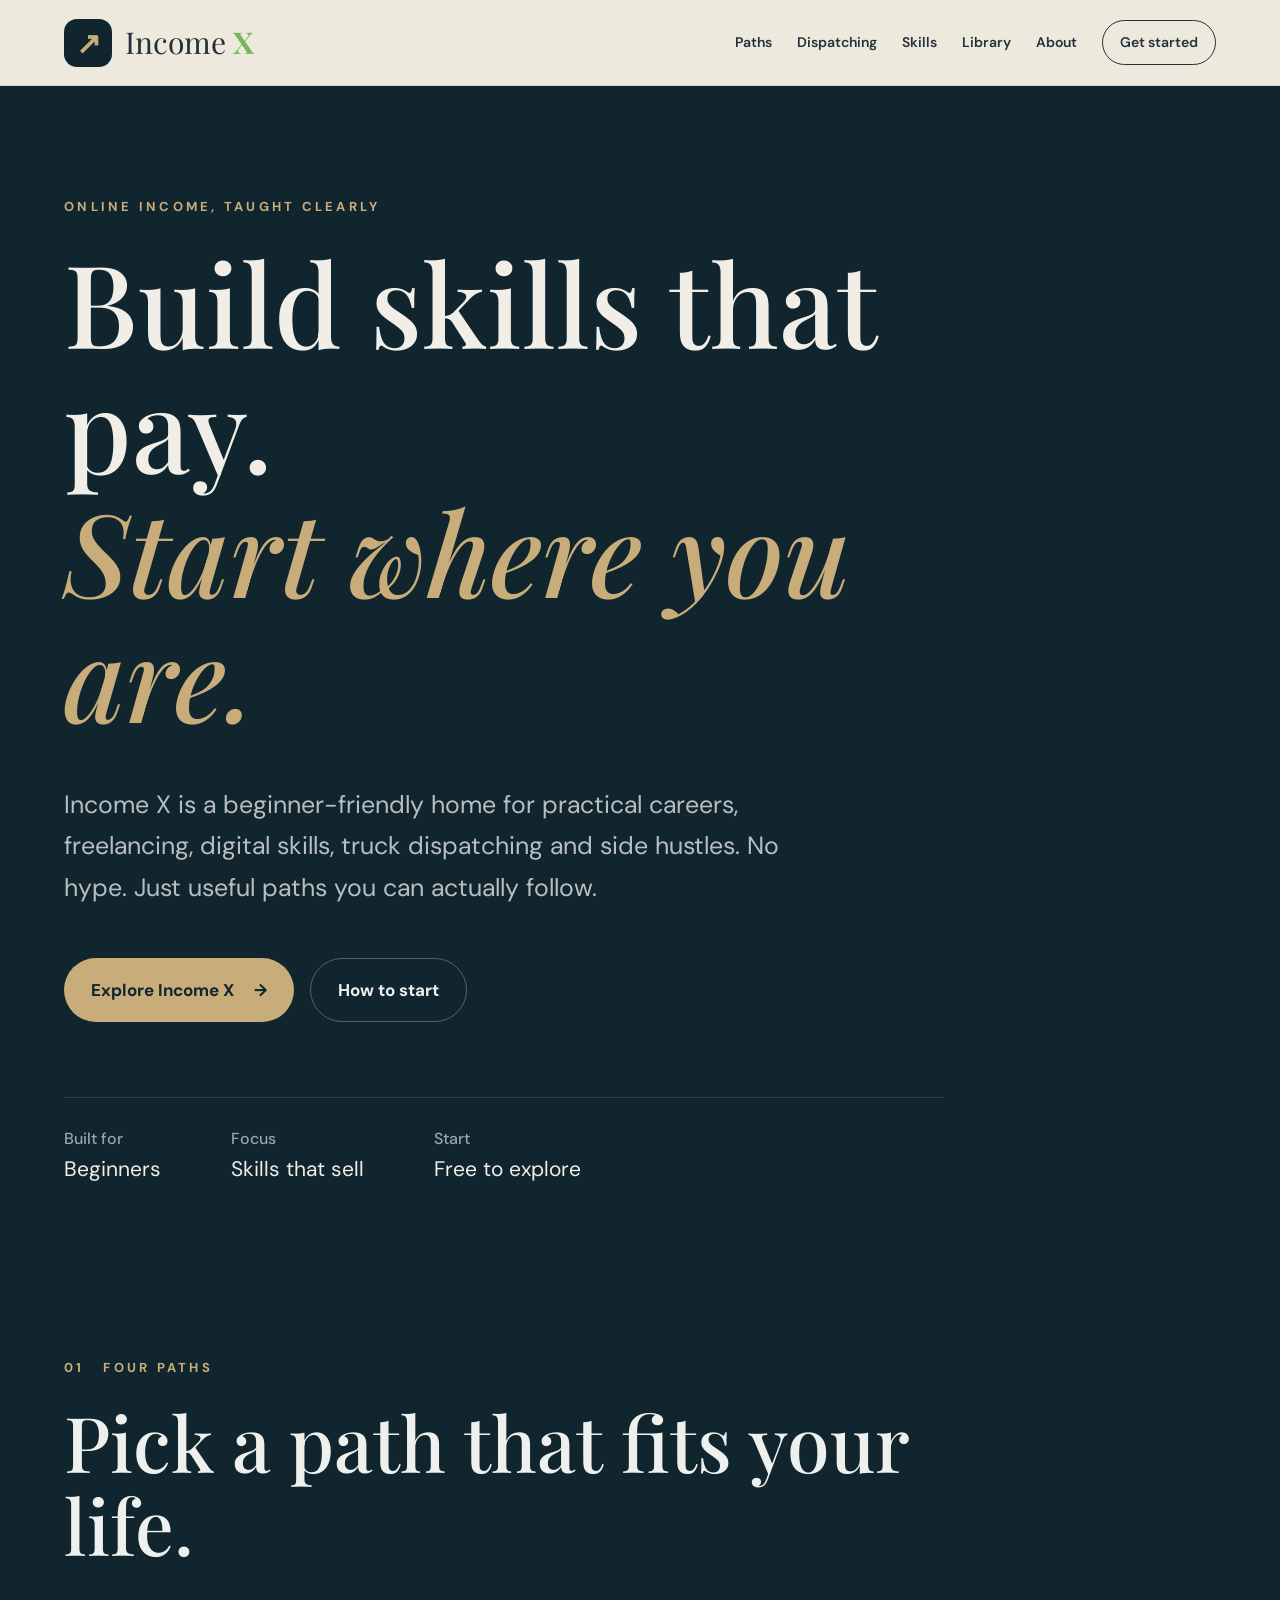
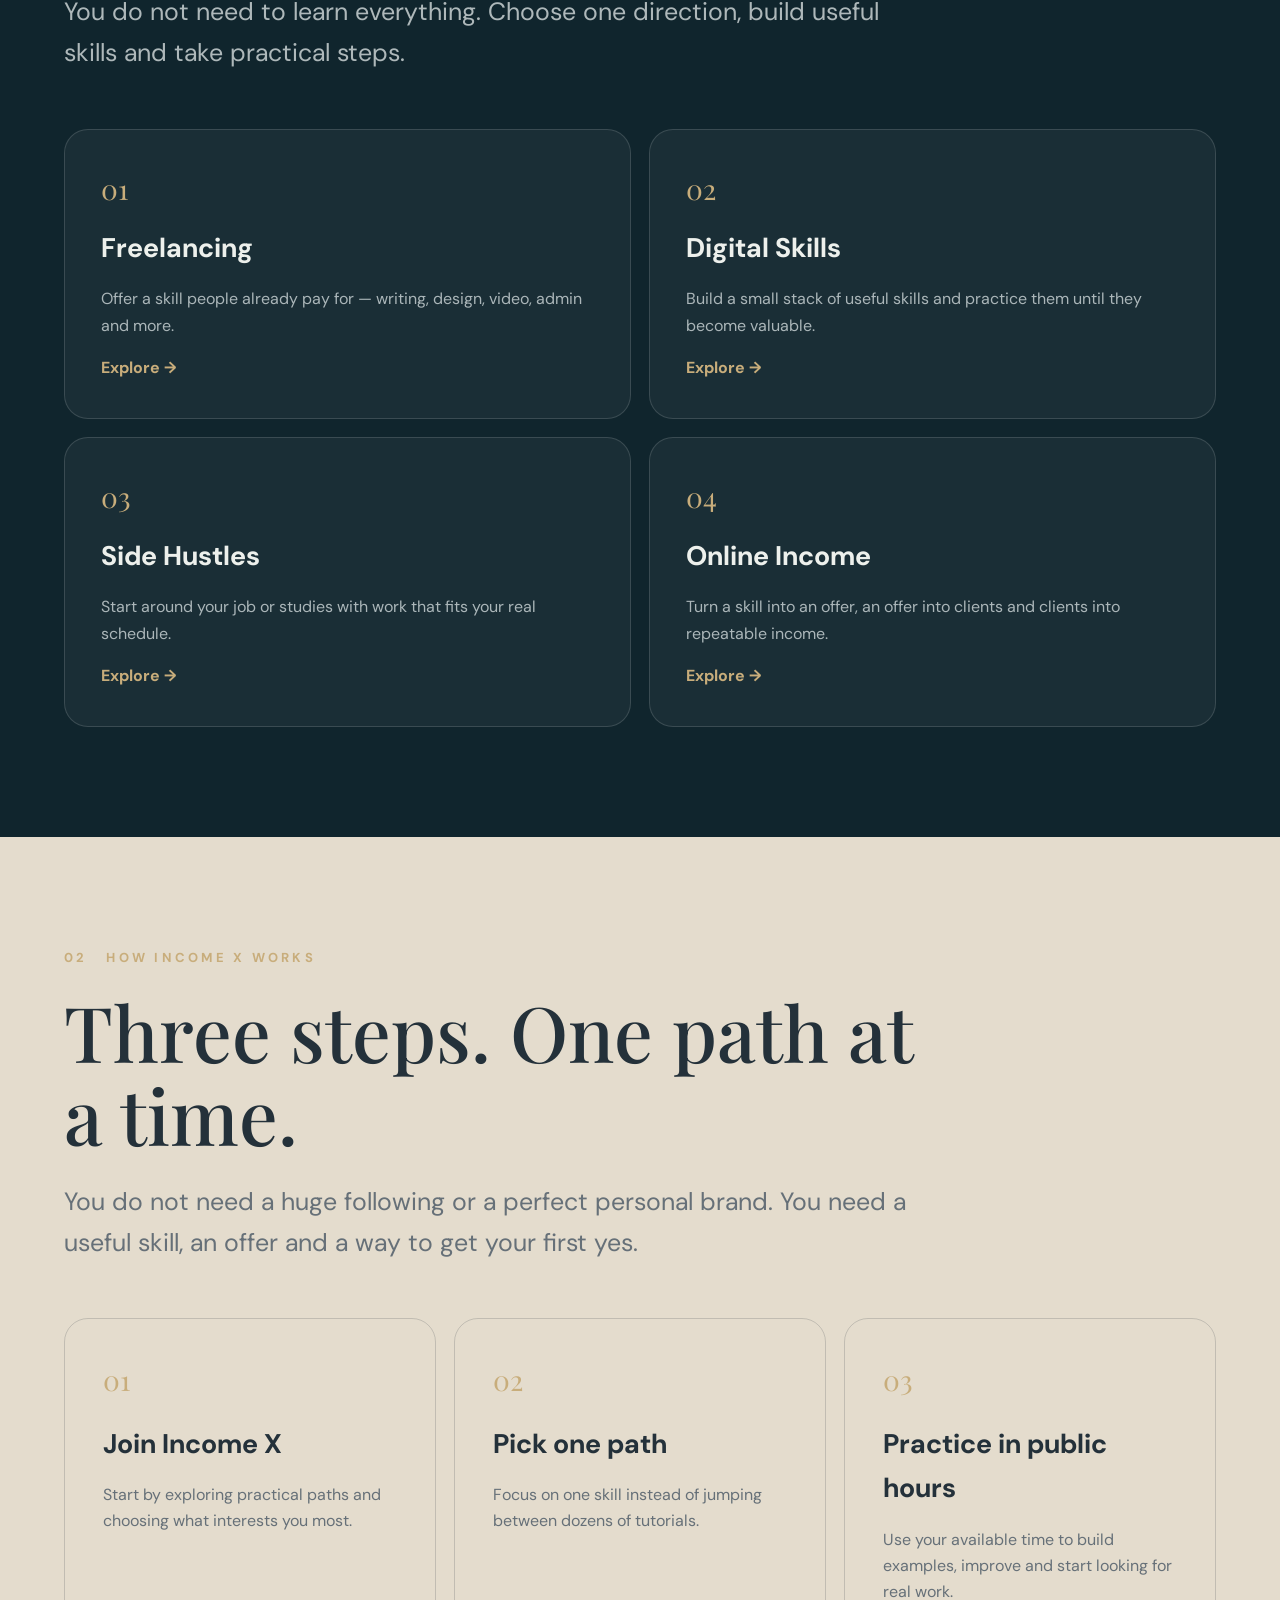
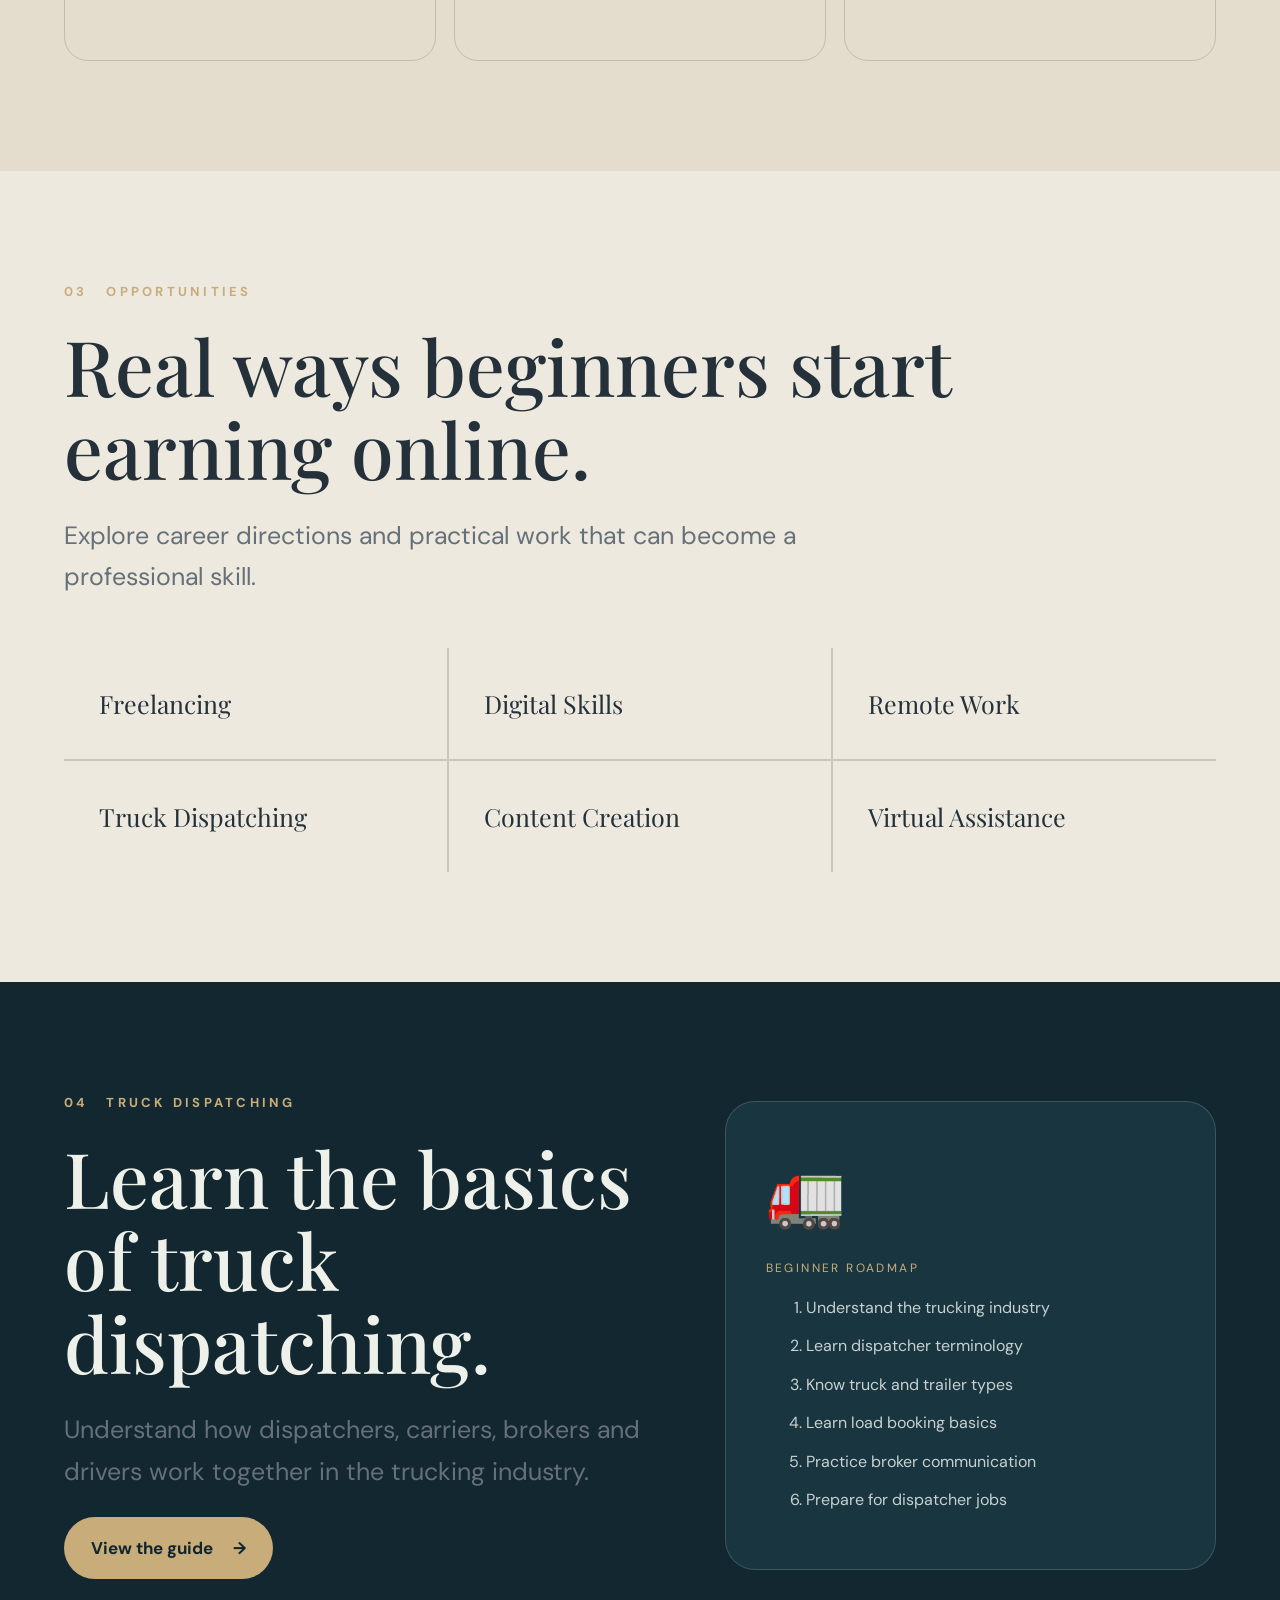
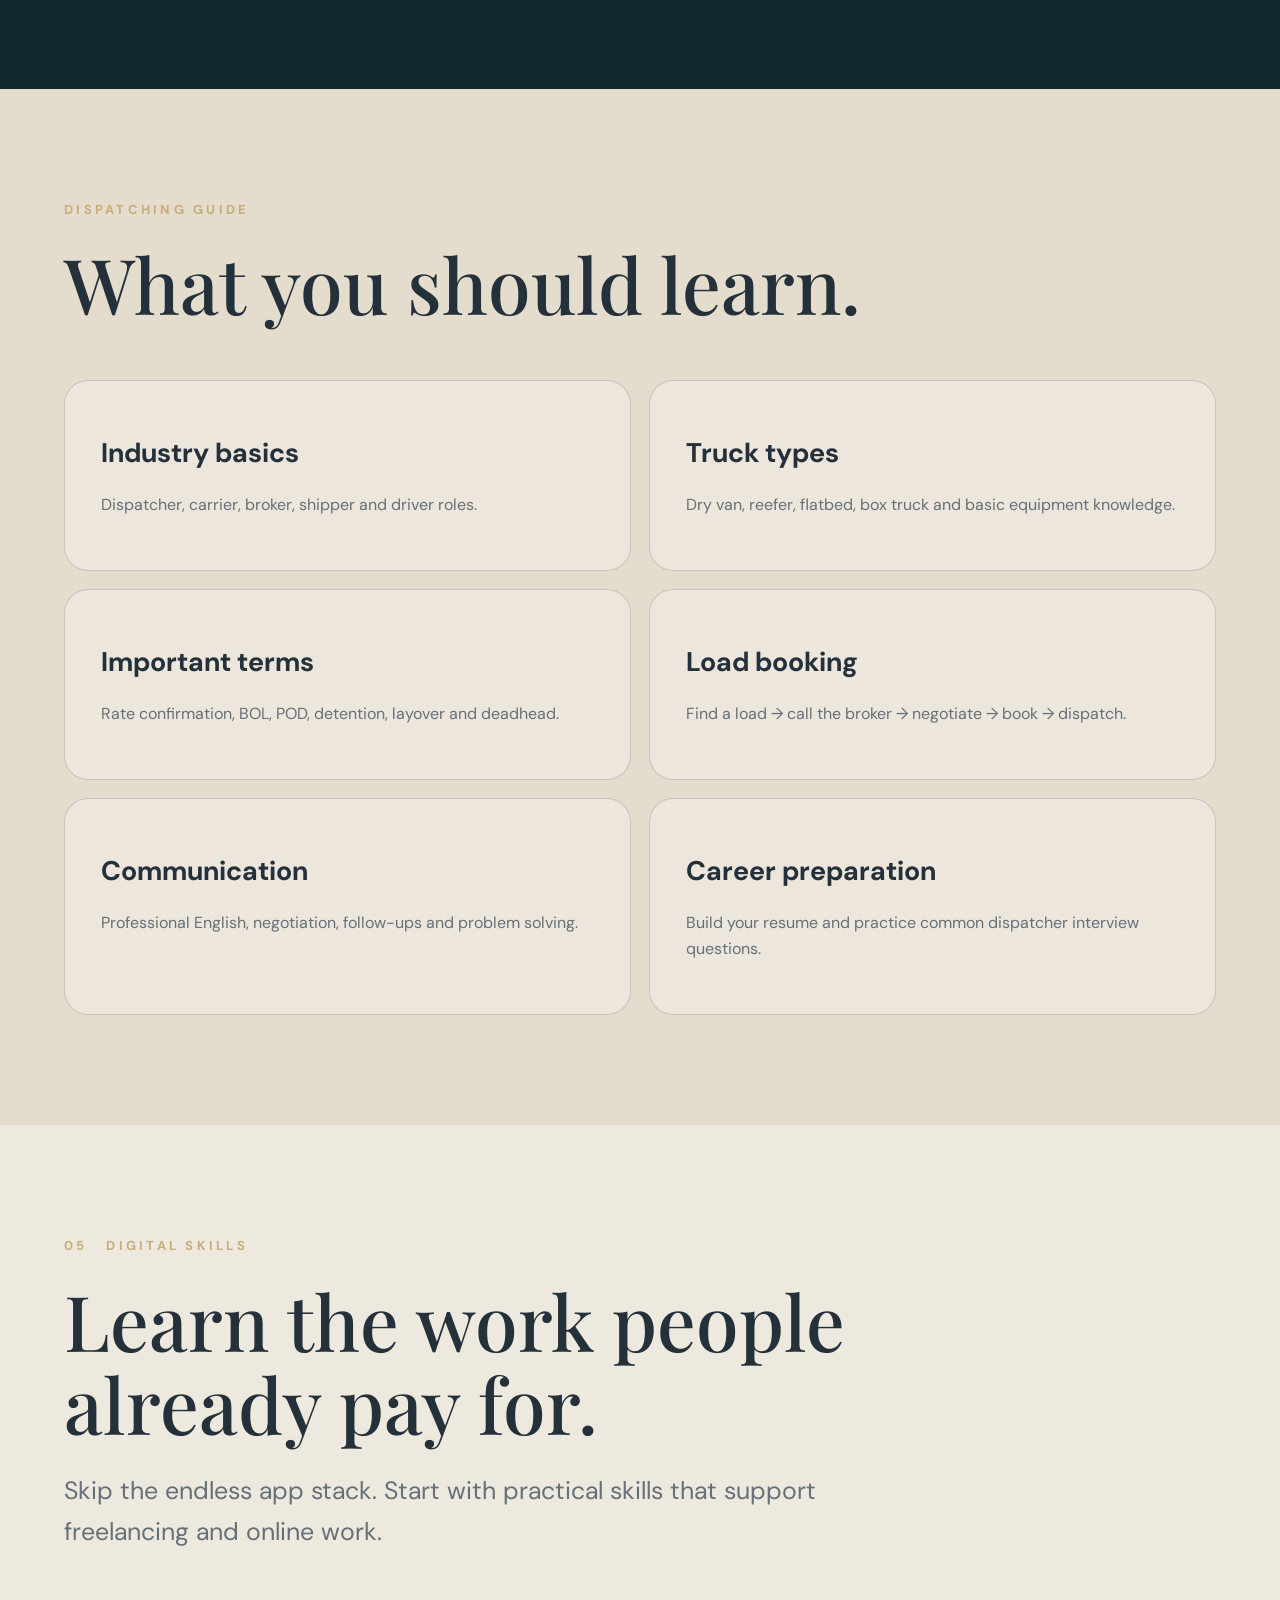
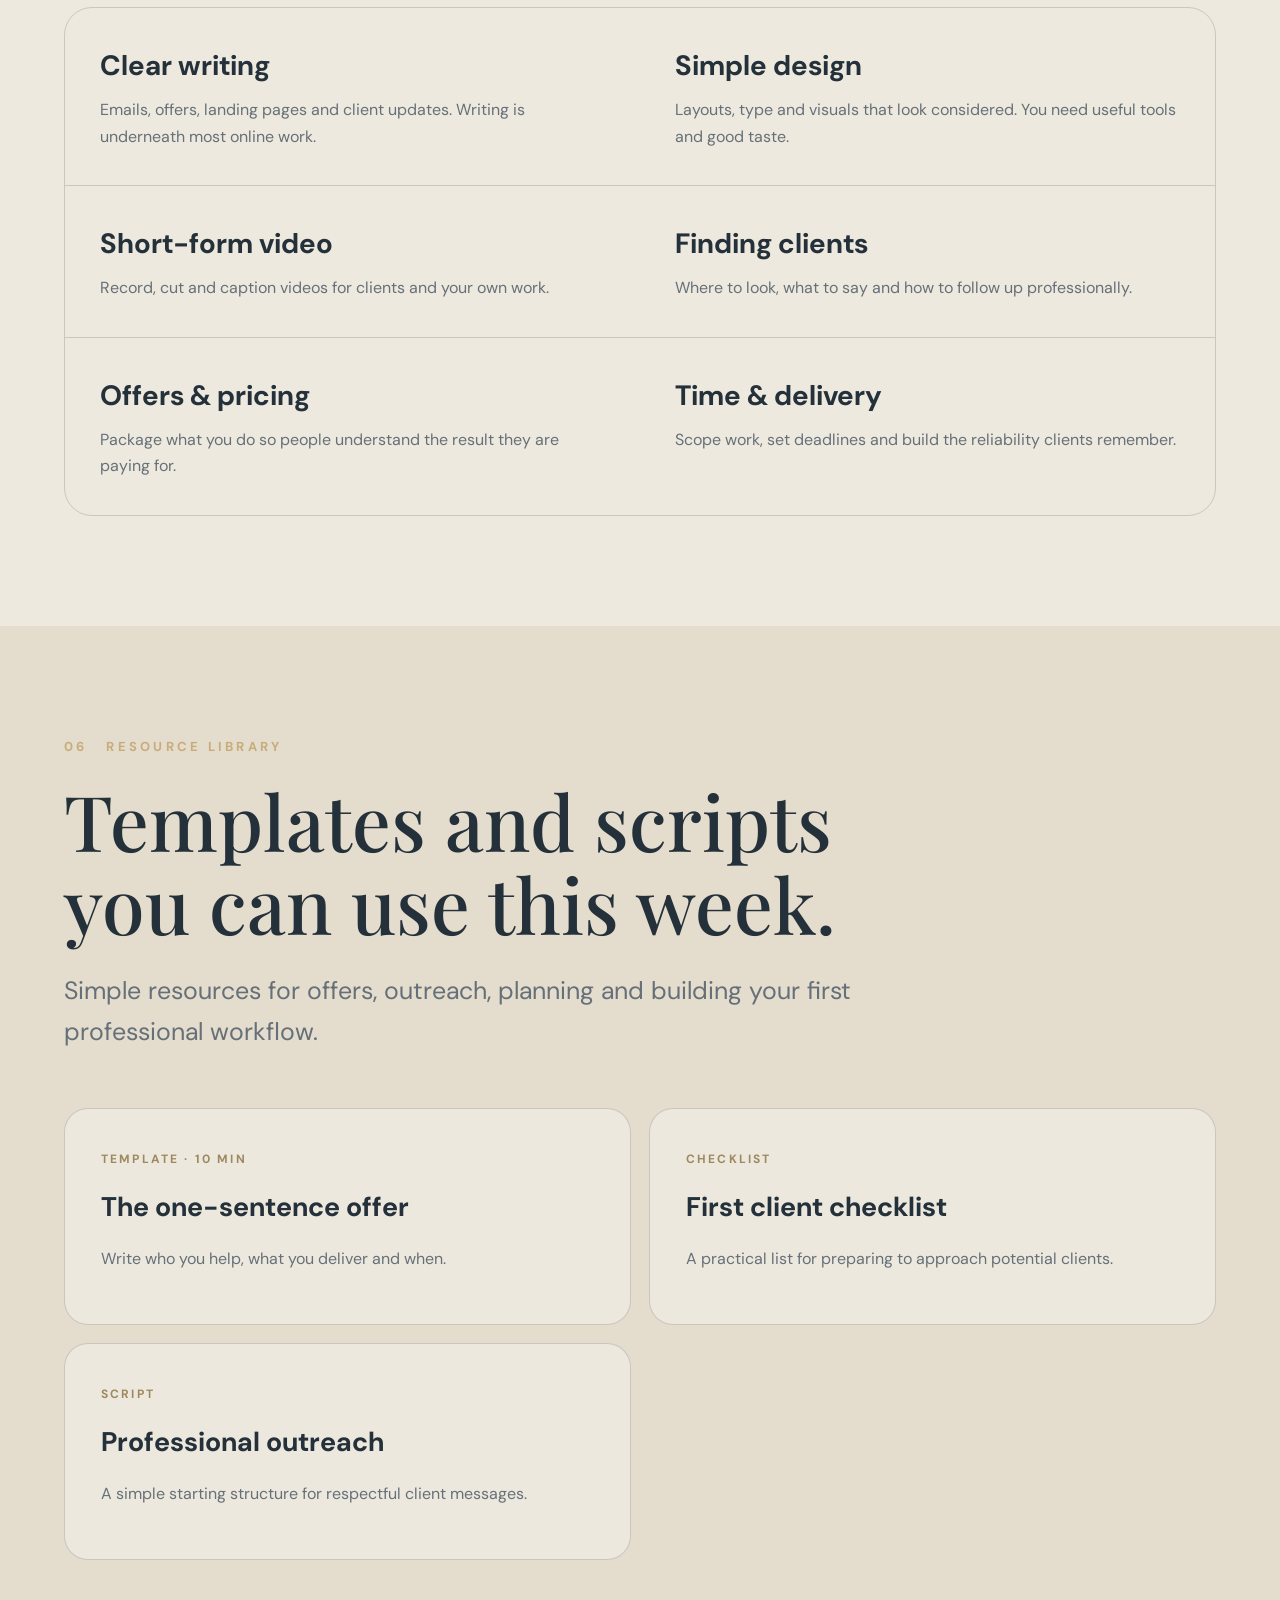
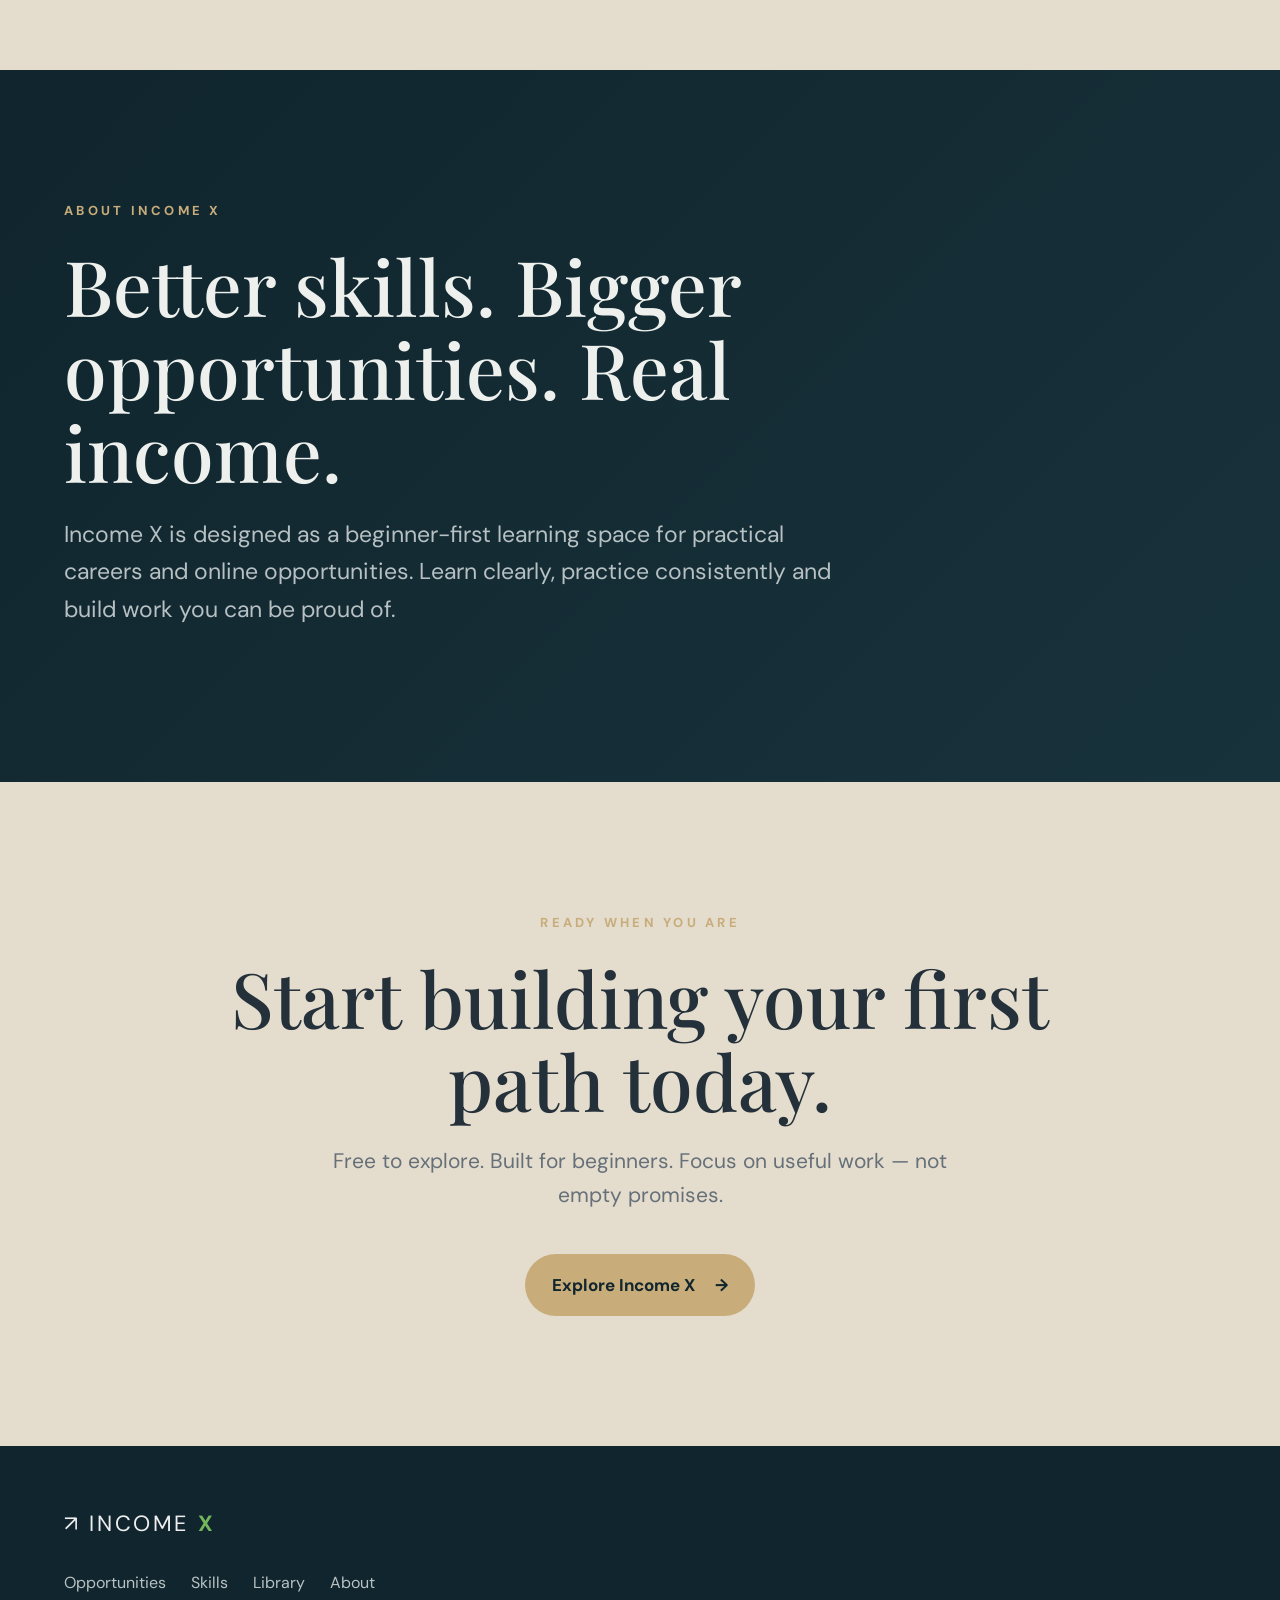
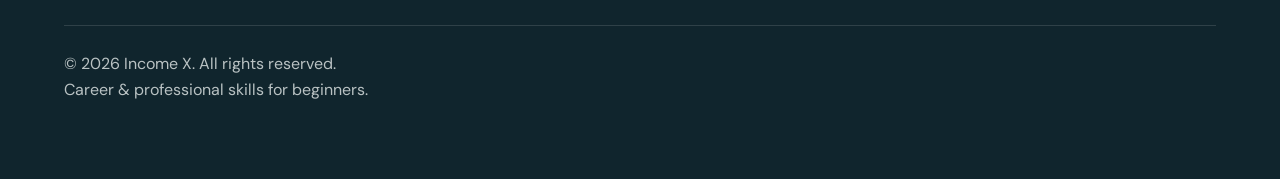
<file: index.html>
<!DOCTYPE html>
<html lang="en">
<head>
  <meta charset="UTF-8">
  <meta name="viewport" content="width=device-width, initial-scale=1.0">
  <title>Income X — Learn. Skill. Earn.</title>
  <meta name="description" content="Income X is a beginner-friendly platform for practical skills, freelancing, truck dispatching, side hustles and online income.">
  <link rel="stylesheet" href="style.css">
</head>
<body>

<header class="site-header">
  <a href="#home" class="brand">
    <span class="brand-mark">↗</span>
    <span>Income <b>X</b></span>
  </a>
  <button class="menu-btn" aria-label="Open menu" id="menuBtn"><span></span><span></span></button>
  <nav id="nav">
    <a href="#paths">Paths</a>
    <a href="#dispatching">Dispatching</a>
    <a href="#skills">Skills</a>
    <a href="#library">Library</a>
    <a href="#about">About</a>
    <a class="nav-cta" href="#start">Get started</a>
  </nav>
</header>

<main id="home">
  <section class="hero">
    <div class="eyebrow">ONLINE INCOME, TAUGHT CLEARLY</div>
    <h1>Build skills that pay.<em> Start where you are.</em></h1>
    <p>Income X is a beginner-friendly home for practical careers, freelancing, digital skills, truck dispatching and side hustles. No hype. Just useful paths you can actually follow.</p>
    <div class="hero-actions">
      <a class="btn btn-primary" href="#paths">Explore Income X <span>→</span></a>
      <a class="btn btn-secondary" href="#how">How to start</a>
    </div>
    <div class="quick-stats">
      <div><strong>Built for</strong><span>Beginners</span></div>
      <div><strong>Focus</strong><span>Skills that sell</span></div>
      <div><strong>Start</strong><span>Free to explore</span></div>
    </div>
  </section>

  <section class="section dark" id="paths">
    <div class="section-label">01 &nbsp; FOUR PATHS</div>
    <h2>Pick a path that fits your life.</h2>
    <p class="lead">You do not need to learn everything. Choose one direction, build useful skills and take practical steps.</p>

    <div class="path-grid">
      <article class="path-card"><span>01</span><h3>Freelancing</h3><p>Offer a skill people already pay for — writing, design, video, admin and more.</p><a href="#skills">Explore →</a></article>
      <article class="path-card"><span>02</span><h3>Digital Skills</h3><p>Build a small stack of useful skills and practice them until they become valuable.</p><a href="#skills">Explore →</a></article>
      <article class="path-card"><span>03</span><h3>Side Hustles</h3><p>Start around your job or studies with work that fits your real schedule.</p><a href="#opportunities">Explore →</a></article>
      <article class="path-card"><span>04</span><h3>Online Income</h3><p>Turn a skill into an offer, an offer into clients and clients into repeatable income.</p><a href="#opportunities">Explore →</a></article>
    </div>
  </section>

  <section class="section cream" id="how">
    <div class="section-label">02 &nbsp; HOW INCOME X WORKS</div>
    <h2>Three steps. One path at a time.</h2>
    <p class="lead">You do not need a huge following or a perfect personal brand. You need a useful skill, an offer and a way to get your first yes.</p>
    <div class="steps">
      <article><span>01</span><h3>Join Income X</h3><p>Start by exploring practical paths and choosing what interests you most.</p></article>
      <article><span>02</span><h3>Pick one path</h3><p>Focus on one skill instead of jumping between dozens of tutorials.</p></article>
      <article><span>03</span><h3>Practice in public hours</h3><p>Use your available time to build examples, improve and start looking for real work.</p></article>
    </div>
  </section>

  <section class="section" id="opportunities">
    <div class="section-label">03 &nbsp; OPPORTUNITIES</div>
    <h2>Real ways beginners start earning online.</h2>
    <p class="lead">Explore career directions and practical work that can become a professional skill.</p>
    <div class="opportunities">
      <div>Freelancing</div><div>Digital Skills</div><div>Remote Work</div>
      <div>Truck Dispatching</div><div>Content Creation</div><div>Virtual Assistance</div>
    </div>
  </section>

  <section class="section dispatch" id="dispatching">
    <div class="dispatch-copy">
      <div class="section-label">04 &nbsp; TRUCK DISPATCHING</div>
      <h2>Learn the basics of truck dispatching.</h2>
      <p class="lead">Understand how dispatchers, carriers, brokers and drivers work together in the trucking industry.</p>
      <a class="btn btn-primary" href="#dispatch-guide">View the guide <span>→</span></a>
    </div>
    <div class="dispatch-box">
      <div class="truck">🚛</div>
      <p class="mini-label">BEGINNER ROADMAP</p>
      <ol>
        <li>Understand the trucking industry</li>
        <li>Learn dispatcher terminology</li>
        <li>Know truck and trailer types</li>
        <li>Learn load booking basics</li>
        <li>Practice broker communication</li>
        <li>Prepare for dispatcher jobs</li>
      </ol>
    </div>
  </section>

  <section class="section cream" id="dispatch-guide">
    <div class="section-label">DISPATCHING GUIDE</div>
    <h2>What you should learn.</h2>
    <div class="guide-grid">
      <article><h3>Industry basics</h3><p>Dispatcher, carrier, broker, shipper and driver roles.</p></article>
      <article><h3>Truck types</h3><p>Dry van, reefer, flatbed, box truck and basic equipment knowledge.</p></article>
      <article><h3>Important terms</h3><p>Rate confirmation, BOL, POD, detention, layover and deadhead.</p></article>
      <article><h3>Load booking</h3><p>Find a load → call the broker → negotiate → book → dispatch.</p></article>
      <article><h3>Communication</h3><p>Professional English, negotiation, follow-ups and problem solving.</p></article>
      <article><h3>Career preparation</h3><p>Build your resume and practice common dispatcher interview questions.</p></article>
    </div>
  </section>

  <section class="section" id="skills">
    <div class="section-label">05 &nbsp; DIGITAL SKILLS</div>
    <h2>Learn the work people already pay for.</h2>
    <p class="lead">Skip the endless app stack. Start with practical skills that support freelancing and online work.</p>
    <div class="skill-list">
      <article><h3>Clear writing</h3><p>Emails, offers, landing pages and client updates. Writing is underneath most online work.</p></article>
      <article><h3>Simple design</h3><p>Layouts, type and visuals that look considered. You need useful tools and good taste.</p></article>
      <article><h3>Short-form video</h3><p>Record, cut and caption videos for clients and your own work.</p></article>
      <article><h3>Finding clients</h3><p>Where to look, what to say and how to follow up professionally.</p></article>
      <article><h3>Offers & pricing</h3><p>Package what you do so people understand the result they are paying for.</p></article>
      <article><h3>Time & delivery</h3><p>Scope work, set deadlines and build the reliability clients remember.</p></article>
    </div>
  </section>

  <section class="section cream" id="library">
    <div class="section-label">06 &nbsp; RESOURCE LIBRARY</div>
    <h2>Templates and scripts you can use this week.</h2>
    <p class="lead">Simple resources for offers, outreach, planning and building your first professional workflow.</p>
    <div class="resource-grid">
      <article><span>TEMPLATE · 10 MIN</span><h3>The one-sentence offer</h3><p>Write who you help, what you deliver and when.</p></article>
      <article><span>CHECKLIST</span><h3>First client checklist</h3><p>A practical list for preparing to approach potential clients.</p></article>
      <article><span>SCRIPT</span><h3>Professional outreach</h3><p>A simple starting structure for respectful client messages.</p></article>
    </div>
  </section>

  <section class="about-section" id="about">
    <div class="section-label">ABOUT INCOME X</div>
    <h2>Better skills. Bigger opportunities. Real income.</h2>
    <p>Income X is designed as a beginner-first learning space for practical careers and online opportunities. Learn clearly, practice consistently and build work you can be proud of.</p>
  </section>

  <section class="start-section" id="start">
    <div class="section-label">READY WHEN YOU ARE</div>
    <h2>Start building your first path today.</h2>
    <p>Free to explore. Built for beginners. Focus on useful work — not empty promises.</p>
    <a class="btn btn-primary" href="#paths">Explore Income X <span>→</span></a>
  </section>
</main>

<footer>
  <div class="footer-brand">↗ INCOME <b>X</b></div>
  <div>
    <a href="#paths">Opportunities</a>
    <a href="#skills">Skills</a>
    <a href="#library">Library</a>
    <a href="#about">About</a>
  </div>
  <p>© 2026 Income X. All rights reserved.<br>Career & professional skills for beginners.</p>
</footer>

<script src="script.js"></script>
</body>
</html>
</file>
<file: style.css>
@import url('https://fonts.googleapis.com/css2?family=DM+Sans:wght@400;500;600;700&family=Playfair+Display:ital,wght@0,500;0,600;1,500&display=swap');

:root{
  --navy:#10252d; --navy2:#18323b; --cream:#eee9de; --cream2:#e4dccd;
  --gold:#c8ad7b; --text:#24313a; --muted:#667078; --line:rgba(36,49,58,.18);
}
*{box-sizing:border-box}
html{scroll-behavior:smooth}
body{margin:0;font-family:"DM Sans",sans-serif;background:var(--cream);color:var(--text);line-height:1.65}
.site-header{height:86px;padding:0 max(5vw,28px);display:flex;align-items:center;justify-content:space-between;position:sticky;top:0;z-index:50;background:rgba(238,233,222,.94);backdrop-filter:blur(12px);border-bottom:1px solid rgba(36,49,58,.1)}
.brand{display:flex;align-items:center;gap:13px;text-decoration:none;color:var(--text);font-family:"Playfair Display",serif;font-size:30px}
.brand b{color:#75b85b}.brand-mark{width:48px;height:48px;border-radius:13px;background:var(--navy);color:var(--gold);display:grid;place-items:center;font-family:Arial;font-weight:bold}
nav{display:flex;align-items:center;gap:25px}nav a{color:var(--text);text-decoration:none;font-size:14px;font-weight:600}.nav-cta{padding:10px 17px;border:1px solid var(--text);border-radius:30px}
.menu-btn{display:none;border:0;background:transparent;width:48px;height:48px;cursor:pointer}.menu-btn span{display:block;width:25px;height:2px;background:var(--text);margin:6px auto}
.hero{min-height:760px;background:var(--navy);color:#f1eee8;padding:110px max(5vw,30px) 60px;display:flex;flex-direction:column;justify-content:center}
.hero>*{max-width:880px}.eyebrow,.section-label{letter-spacing:.25em;font-size:13px;font-weight:700;color:var(--gold);text-transform:uppercase}
h1,h2{font-family:"Playfair Display",serif;font-weight:500;line-height:1.08;margin:22px 0}
h1{font-size:clamp(58px,9vw,118px)}h1 em{display:block;color:var(--gold)}
.hero p,.lead{font-size:clamp(18px,2vw,25px);color:#b8bec0;max-width:760px}
.hero-actions{display:flex;gap:16px;flex-wrap:wrap;margin-top:25px}
.btn{display:inline-flex;align-items:center;justify-content:center;gap:20px;padding:17px 27px;border-radius:40px;text-decoration:none;font-size:17px;font-weight:700;transition:.25s}
.btn-primary{background:var(--gold);color:var(--navy)}.btn-primary:hover{transform:translateY(-3px);filter:brightness(1.06)}
.btn-secondary{color:#eee;border:1px solid rgba(238,238,238,.3)}
.quick-stats{margin-top:75px;border-top:1px solid rgba(255,255,255,.13);padding-top:28px;display:flex;gap:70px;flex-wrap:wrap}
.quick-stats div{display:flex;flex-direction:column}.quick-stats strong{color:#9ba6aa;font-weight:500}.quick-stats span{font-size:21px}
.section{padding:110px max(5vw,30px)}.section.dark{background:var(--navy);color:#edf0ec}.cream{background:var(--cream2)}h2{font-size:clamp(45px,6vw,78px);max-width:900px}.lead{color:var(--muted);max-width:850px}.dark .lead{color:#aeb8ba}
.path-grid,.guide-grid,.skill-list,.resource-grid{display:grid;grid-template-columns:repeat(2,1fr);gap:18px;margin-top:55px}
.path-card,.guide-grid article,.resource-grid article{border:1px solid rgba(255,255,255,.14);border-radius:24px;padding:36px;background:rgba(255,255,255,.045)}
.path-card span,.steps span{color:var(--gold);font-family:"Playfair Display";font-size:28px}.path-card h3,.guide-grid h3,.resource-grid h3{font-size:27px;margin:14px 0}.path-card p{color:#abb6b9}.path-card a{color:var(--gold);font-weight:bold;text-decoration:none}
.steps{display:grid;grid-template-columns:repeat(3,1fr);gap:18px;margin-top:55px}.steps article{border:1px solid var(--line);border-radius:24px;padding:38px}.steps h3{font-size:27px;margin:18px 0 8px}.steps p{color:var(--muted)}
.opportunities{margin-top:50px;display:grid;grid-template-columns:repeat(3,1fr);gap:2px;background:var(--line)}.opportunities div{background:var(--cream);padding:35px;font-size:25px;font-family:"Playfair Display"}
.dispatch{background:#12272f;color:#eef0ea;display:grid;grid-template-columns:1.1fr .9fr;gap:60px;align-items:center}.dispatch-box{border:1px solid rgba(255,255,255,.15);background:#193640;border-radius:30px;padding:40px}.truck{font-size:64px}.mini-label{letter-spacing:.2em;color:var(--gold);font-size:12px}.dispatch-box li{margin:12px 0;color:#c8d0d0}
.guide-grid article{background:rgba(255,255,255,.3);border-color:var(--line)}.guide-grid p,.resource-grid p{color:var(--muted)}
.skill-list{gap:0;border:1px solid var(--line);border-radius:28px;overflow:hidden}.skill-list article{padding:35px;border-bottom:1px solid var(--line)}.skill-list article:nth-last-child(-n+2){border-bottom:0}.skill-list h3{font-size:28px;margin:0 0 8px}.skill-list p{color:var(--muted);margin:0}
.resource-grid article{background:rgba(255,255,255,.35);border-color:var(--line)}.resource-grid span{letter-spacing:.18em;color:#9e895f;font-size:12px;font-weight:bold}
.about-section{padding:130px max(5vw,30px);background:linear-gradient(135deg,#10252d,#18323b);color:#edf0ec}.about-section p{font-size:23px;color:#b7c0c2;max-width:800px}
.start-section{text-align:center;padding:130px 30px;background:var(--cream2)}.start-section h2,.start-section p{margin-left:auto;margin-right:auto}.start-section p{font-size:21px;color:var(--muted);max-width:650px}.start-section .btn{margin-top:20px}
footer{padding:60px max(5vw,30px);background:var(--navy);color:#b9c2c3}.footer-brand{font-size:22px;color:#eee;letter-spacing:.12em}footer b{color:#74b65c}footer>div:nth-child(2){display:flex;gap:25px;flex-wrap:wrap;margin:28px 0}footer a{color:#b9c2c3;text-decoration:none}footer p{border-top:1px solid rgba(255,255,255,.13);padding-top:25px}
@media(max-width:760px){
 .site-header{height:78px}.brand{font-size:25px}.brand-mark{width:42px;height:42px}
 .menu-btn{display:block}nav{display:none;position:absolute;left:0;right:0;top:78px;background:var(--cream);padding:25px 30px;border-bottom:1px solid var(--line);flex-direction:column;align-items:flex-start}nav.open{display:flex}
 .hero{min-height:690px;padding-top:85px}.quick-stats{gap:22px}.quick-stats div{width:30%}.quick-stats span{font-size:16px}
 .section{padding-top:75px;padding-bottom:75px}.path-grid,.guide-grid,.skill-list,.resource-grid,.steps{grid-template-columns:1fr}.opportunities{grid-template-columns:1fr}
 .dispatch{grid-template-columns:1fr;padding-top:75px;padding-bottom:75px;gap:35px}.skill-list article:nth-last-child(2){border-bottom:1px solid var(--line)}
 h2{font-size:48px}.hero p,.lead{font-size:19px}
}
</file>
